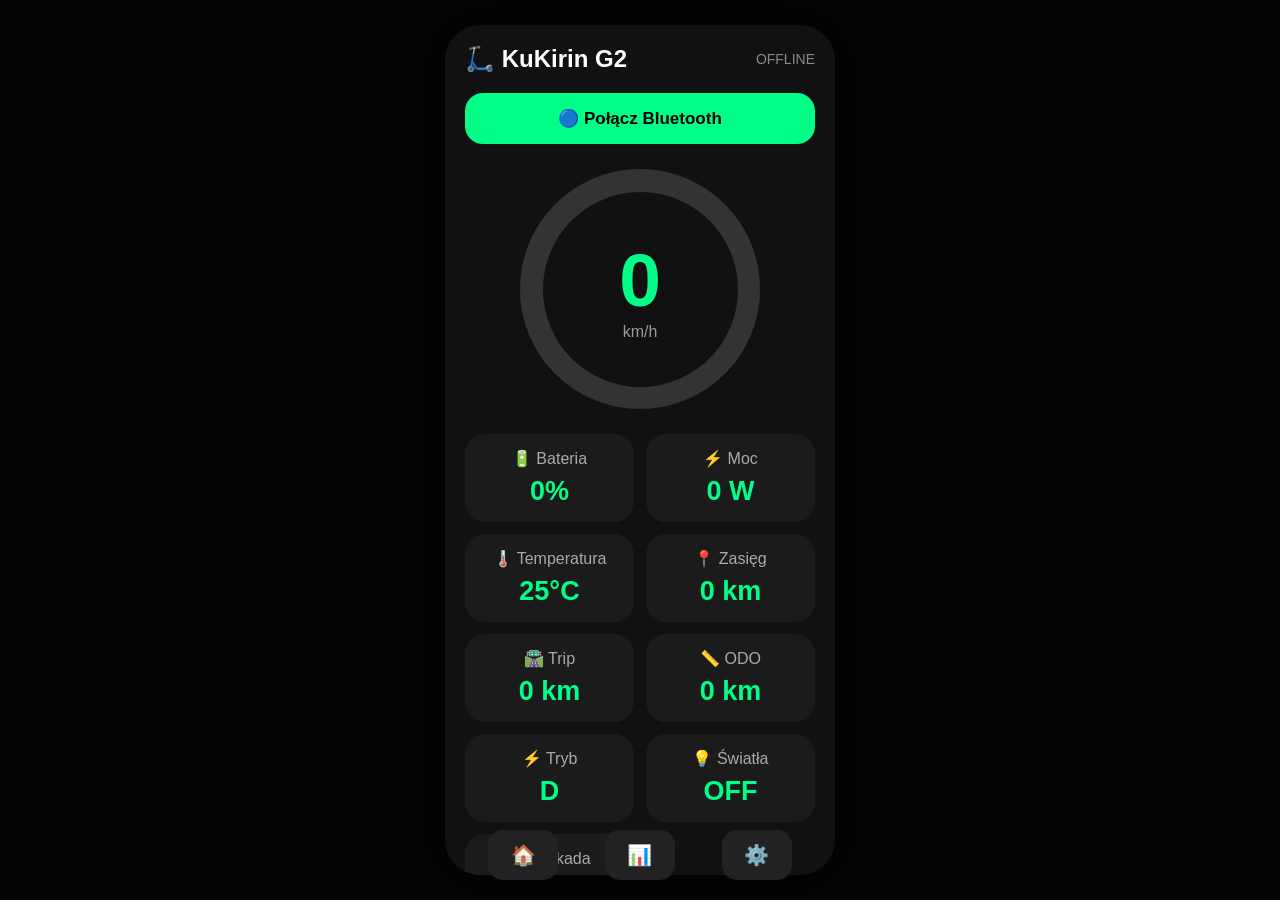
<file: index.html>
<html>
<head>
<title>MyTitle</title>
</head>

<body>

<!DOCTYPE html>
<html lang="pl">
<head>

<meta charset="UTF-8">
<meta name="viewport" content="width=device-width, initial-scale=1.0">

<title>KuKirin G2 Smart Dashboard</title>

<style>

:root{
    --main:#00ff88;
    --bg:#050505;
    --card:#111;
    --text:#fff;
}


*{
    box-sizing:border-box;
    font-family:Arial, sans-serif;
}


body{

    margin:0;
    height:100vh;

    background:var(--bg);
    color:var(--text);

    display:flex;
    justify-content:center;
    align-items:center;

}



.app{

    width:390px;
    height:850px;

    background:var(--card);

    border-radius:35px;

    padding:20px;

    overflow:hidden;

    box-shadow:
    0 0 50px #000;

}




.header{

    display:flex;
    justify-content:space-between;
    align-items:center;

}


.title{

    font-size:24px;
    font-weight:bold;

}


.bt{

    color:#888;
    font-size:14px;

}




.connect{

    width:100%;

    margin-top:20px;

    padding:15px;

    border:0;

    border-radius:18px;

    background:var(--main);

    font-weight:bold;

    font-size:17px;

}




.speedArea{

    margin-top:25px;

    text-align:center;

}




.speedCircle{

    width:240px;
    height:240px;

    margin:auto;

    border-radius:50%;

    background:
    conic-gradient(
    var(--main) 0deg,
    #333 0deg
    );


    display:flex;
    justify-content:center;
    align-items:center;

}




.speedInside{

    width:195px;
    height:195px;

    border-radius:50%;

    background:var(--card);

    display:flex;

    flex-direction:column;

    justify-content:center;

    align-items:center;

}




#speed{

    font-size:75px;

    font-weight:bold;

    color:var(--main);

}



.small{

    color:#999;

}




.grid{

    margin-top:25px;

    display:grid;

    grid-template-columns:1fr 1fr;

    gap:12px;

}




.box{

    background:#1b1b1b;

    padding:15px;

    border-radius:20px;

    text-align:center;

}



.label{

    color:#aaa;

}



.value{

    margin-top:8px;

    font-size:27px;

    color:var(--main);

    font-weight:bold;

}





.menu{

    position:absolute;

    bottom:20px;

    width:350px;

    display:flex;

    justify-content:space-around;

}



.menu button{

    width:70px;

    height:50px;

    border:0;

    border-radius:15px;

    background:#222;

    color:white;

    font-size:20px;

}




.settings{

    display:none;

    position:absolute;

    top:50%;

    left:50%;

    transform:translate(-50%,-50%);

    width:320px;

    padding:25px;

    background:#181818;

    border-radius:25px;

    box-shadow:0 0 50px black;

}



.settings button{

    margin:5px;

    padding:12px;

    border:0;

    border-radius:15px;

}


.lock{

    color:#ff3355 !important;

}


</style>
</head>


<body>


<div class="app">


<div class="header">

<div class="title">
🛴 KuKirin G2
</div>

<div class="bt" id="btStatus">
OFFLINE
</div>

</div>



<button class="connect" onclick="connectBluetooth()">
🔵 Połącz Bluetooth
</button>




<div class="speedArea">


<div class="speedCircle" id="batteryCircle">


<div class="speedInside">

<div id="speed">
0
</div>

<div class="small">
km/h
</div>

</div>


</div>


</div>





<div class="grid">


<div class="box">

<div class="label">
🔋 Bateria
</div>

<div class="value" id="battery">
0%
</div>

</div>



<div class="box">

<div class="label">
⚡ Moc
</div>

<div class="value" id="power">
0 W
</div>

</div>



<div class="box">

<div class="label">
🌡️ Temperatura
</div>

<div class="value" id="temp">
25°C
</div>

</div>



<div class="box">

<div class="label">
📍 Zasięg
</div>

<div class="value" id="range">
0 km
</div>

</div>



<div class="box">

<div class="label">
🛣️ Trip
</div>

<div class="value" id="trip">
0 km
</div>

</div>



<div class="box">

<div class="label">
📏 ODO
</div>

<div class="value" id="odo">
0 km
</div>

</div>



<div class="box">

<div class="label">
⚡ Tryb
</div>

<div class="value" id="mode">
D
</div>

</div>



<div class="box">

<div class="label">
💡 Światła
</div>

<div class="value" id="lights">
OFF
</div>

</div>



<div class="box">

<div class="label">
🔒 Blokada
</div>

<div class="value" id="lock">
OFF
</div>


<button onclick="toggleLock()">
Zmień
</button>

</div>



</div>





<div class="menu">


<button onclick="showHome()">
🏠
</button>


<button onclick="showStats()">
📊
</button>


<button onclick="openSettings()">
⚙️
</button>


</div>






<div class="settings" id="settings">


<h2>
⚙️ Ustawienia
</h2>


<p>
Motyw
</p>


<button onclick="setTheme('dark')">
🌙
</button>


<button onclick="setTheme('light')">
☀️
</button>



<p>
Kolor
</p>


<button onclick="setColor('#00ff88')">
🟢
</button>


<button onclick="setColor('#00aaff')">
🔵
</button>


<button onclick="setColor('#ff3355')">
🔴
</button>


<button onclick="setColor('#aa55ff')">
🟣
</button>



<br><br>


<button onclick="closeSettings()">
❌ Zamknij
</button>


</div>


<script>


let locked = false;
let device = null;



// =======================
// BLUETOOTH
// =======================

async function connectBluetooth(){

try{

if(!navigator.bluetooth){

alert("Brak obsługi Bluetooth");
return;

}


// wyszukiwanie różnych wersji G2

device = await navigator.bluetooth.requestDevice({

filters:[

{
namePrefix:"KuKirin"
},

{
namePrefix:"G2"
},

{
namePrefix:"KUGOO"
}

],


acceptAllDevices:true,


optionalServices:[

"battery_service"

]

});



document.getElementById("btStatus").innerHTML =
"Łączenie: " + device.name;



const server =
await device.gatt.connect();



document.getElementById("btStatus").innerHTML =
"Połączono: " + device.name;



// pobranie wszystkich usług

const services =
await server.getPrimaryServices();



console.log("Znalezione usługi:");



for(let service of services){

console.log(
"Service UUID:",
service.uuid
);



const chars =
await service.getCharacteristics();



for(let c of chars){

console.log(
"Characteristic:",
c.uuid,
"Read:",
c.properties.read,
"Notify:",
c.properties.notify
);

}

}



}

catch(error){

console.log(error);

document.getElementById("btStatus").innerHTML =
"Błąd połączenia";

}


}


// TESTOWE DANE
// tutaj później podpina się prawdziwy protokół KuKirin


updateBattery(82);

updateSpeed(28);

document.getElementById("power").innerHTML="450 W";

document.getElementById("temp").innerHTML="32°C";

document.getElementById("range").innerHTML="35 km";

document.getElementById("trip").innerHTML="4.5 km";

document.getElementById("odo").innerHTML="235 km";

document.getElementById("mode").innerHTML="SPORT";

document.getElementById("lights").innerHTML="ON";



}

catch(error){

document.getElementById("btStatus").innerHTML=
"ERROR";


console.log(error);


}


}




// =======================
// BATERIA
// =======================


function updateBattery(percent){


document.getElementById("battery").innerHTML=
percent+"%";


document.getElementById("batteryCircle").style.background=

`conic-gradient(
var(--main) ${percent*3.6}deg,
#333 ${percent*3.6}deg
)`;


}




// =======================
// PRĘDKOŚĆ
// =======================


function updateSpeed(value){


if(locked){

document.getElementById("speed").innerHTML=
"🔒";

return;

}


document.getElementById("speed").innerHTML=value;


}





// =======================
// BLOKADA
// =======================


function toggleLock(){


locked=!locked;



let lock=document.getElementById("lock");



if(locked){


lock.innerHTML="ON 🔒";

lock.classList.add("lock");


document.getElementById("speed").innerHTML="🔒";



// miejsce na prawdziwą komendę Bluetooth
// sendLockCommand(true)



}


else{


lock.innerHTML="OFF 🔓";

lock.classList.remove("lock");


updateSpeed(0);


// sendLockCommand(false)


}



}





// =======================
// USTAWIENIA UI
// =======================


function openSettings(){

document.getElementById("settings")
.style.display="block";

}



function closeSettings(){

document.getElementById("settings")
.style.display="none";

}





function setColor(color){


document.documentElement
.style.setProperty("--main",color);


localStorage.setItem(
"color",
color
);


}




function setTheme(theme){


if(theme=="light"){


document.documentElement
.style.setProperty("--bg","#dddddd");


document.documentElement
.style.setProperty("--card","#ffffff");


document.documentElement
.style.setProperty("--text","#111");


}

else{


document.documentElement
.style.setProperty("--bg","#050505");


document.documentElement
.style.setProperty("--card","#111");


document.documentElement
.style.setProperty("--text","#fff");


}



localStorage.setItem(
"theme",
theme
);


}





// =======================
// MENU
// =======================


function showHome(){

alert("Ekran główny");

}



function showStats(){

alert(
"Statystyki jazdy\n\nTrip i ODO są gotowe pod dane Bluetooth"
);

}




// =======================
// WCZYTYWANIE USTAWIEŃ
// =======================


window.onload=function(){


let color=
localStorage.getItem("color");


if(color){

setColor(color);

}



};




</script>


</div>

</body>
</html>
</file>
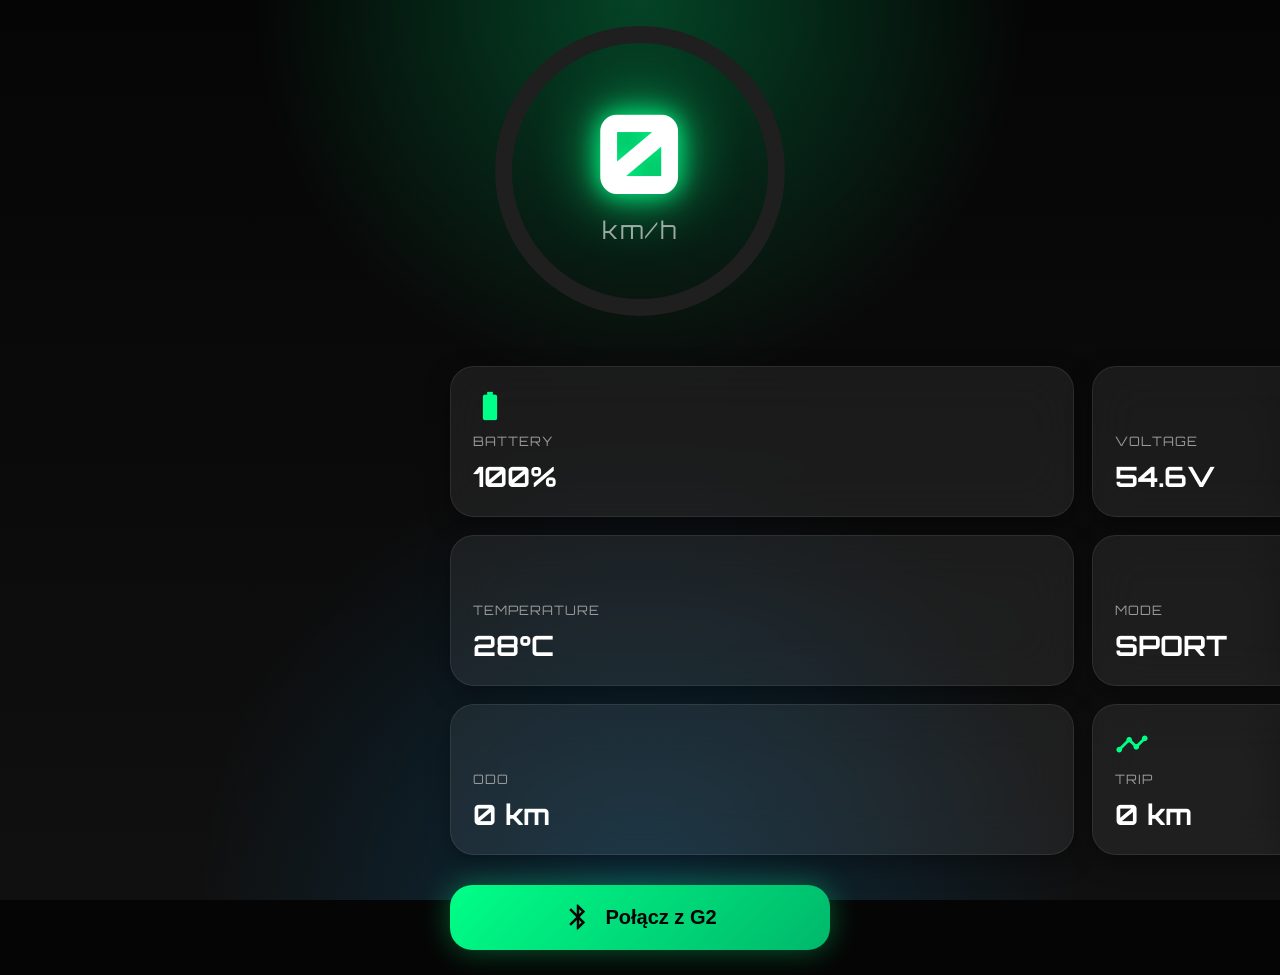
<file: Nowy folder (2)/index.html>
<html>
<head>
<title>MyTitle</title>
</head>

<body>

<!DOCTYPE html>
<html lang="pl">

<head>

<meta charset="UTF-8">
<meta name="viewport" content="width=device-width,initial-scale=1">

<title>KuKirin G2</title>

<link rel="stylesheet" href="style.css">

<link href="https://fonts.googleapis.com/css2?family=Orbitron:wght@500;700;900&display=swap" rel="stylesheet">

<link href="https://fonts.googleapis.com/icon?family=Material+Icons" rel="stylesheet">

</head>

<body>

<div class="bg"></div>

<div class="phone">

<header>

<div class="title">

KuKirin G2

</div>

<div id="bleStatus">

<div class="bleDot"></div>

<span>Disconnected</span>

</div>

</header>

<div class="speedCard">

<div class="ring">

<svg viewBox="0 0 340 340">

<circle

class="ringBg"

cx="170"

cy="170"

r="145"

/>

<circle

id="ring"

class="ringValue"

cx="170"

cy="170"

r="145"

/>

</svg>

<div class="center">

<div id="speed">

0

</div>

<div class="unit">

km/h

</div>

</div>

</div>

</div>

<div class="stats">

<div class="box">

<span class="material-icons">

battery_full

</span>

<div class="label">

Battery

</div>

<div id="battery">

100%

</div>

</div>

<div class="box">

<span class="material-icons">

bolt

</span>

<div class="label">

Voltage

</div>

<div id="voltage">

54.6V

</div>

</div>

<div class="box">

<span class="material-icons">

device_thermostat

</span>

<div class="label">

Temperature

</div>

<div id="temp">

28°C

</div>

</div>

<div class="box">

<span class="material-icons">

sports_motorsports

</span>

<div class="label">

Mode

</div>

<div id="mode">

SPORT

</div>

</div>

<div class="box">

<span class="material-icons">

route

</span>

<div class="label">

ODO

</div>

<div id="odo">

0 km

</div>

</div>

<div class="box">

<span class="material-icons">

timeline

</span>

<div class="label">

Trip

</div>

<div id="trip">

0 km

</div>

</div>

</div>

<div class="bottom">

<button id="connect">

<span class="material-icons">

bluetooth

</span>

Połącz z G2

</button>

</div>

</div>

<script src="script.js"></script>

</body>

</html>
</file>
<file: Nowy folder (2)/style.css>
*{
    margin:0;
    padding:0;
    box-sizing:border-box;
}

html,body{
    width:100%;
    height:100%;
}

body{

    font-family:'Orbitron',sans-serif;

    background:#050505;

    color:white;

    overflow-x:hidden;

    display:flex;

    justify-content:center;

    align-items:center;

}

.bg{

    position:fixed;

    inset:0;

    background:
    radial-gradient(circle at top,#00ff8840 0%,transparent 35%),
    radial-gradient(circle at bottom,#00a2ff30 0%,transparent 40%),
    linear-gradient(180deg,#050505,#101010);

    z-index:-2;

}

.phone{

    width:100%;
    max-width:430px;
    min-height:100vh;

    padding:25px;

}

header{

display:flex;

justify-content:space-between;

align-items:center;

margin-bottom:25px;

}

.title{

font-size:28px;

font-weight:700;

letter-spacing:1px;

color:white;

}

#bleStatus{

display:flex;

align-items:center;

gap:8px;

padding:8px 14px;

background:rgba(255,255,255,.06);

backdrop-filter:blur(20px);

border-radius:50px;

border:1px solid rgba(255,255,255,.08);

font-size:13px;

}

.bleDot{

width:12px;

height:12px;

border-radius:50%;

background:#ff3b30;

box-shadow:0 0 12px #ff3b30;

transition:.3s;

}

.connected{

background:#00ff88;

box-shadow:0 0 18px #00ff88;

}

.speedCard{

display:flex;

justify-content:center;

margin-top:15px;

margin-bottom:35px;

}

.ring{

position:relative;

width:320px;

height:320px;

}

.ring svg{

width:320px;

height:320px;

transform:rotate(-90deg);

}

.ringBg{

fill:none;

stroke:#1f1f1f;

stroke-width:18;

}

.ringValue{

fill:none;

stroke:url(#grad);

stroke:#00ff88;

stroke-width:18;

stroke-linecap:round;

stroke-dasharray:911;

stroke-dashoffset:911;

filter:drop-shadow(0 0 20px #00ff88);

transition:.4s;

}

.center{

position:absolute;

left:50%;

top:50%;

transform:translate(-50%,-50%);

text-align:center;

}

#speed{

font-size:110px;

font-weight:900;

line-height:1;

color:white;

text-shadow:

0 0 25px #00ff88,

0 0 60px #00ff88;

}

.unit{

font-size:24px;

opacity:.6;

margin-top:8px;

letter-spacing:2px;

}

.stats{

display:grid;

grid-template-columns:1fr 1fr;

gap:18px;

margin-top:10px;

}

.box{

background:rgba(255,255,255,.07);

backdrop-filter:blur(25px);

-webkit-backdrop-filter:blur(25px);

border:1px solid rgba(255,255,255,.08);

border-radius:24px;

padding:22px;

transition:.25s;

box-shadow:

0 8px 25px rgba(0,0,0,.35);

}

.box:hover{

transform:translateY(-4px);

border:1px solid rgba(0,255,136,.45);

box-shadow:

0 0 30px rgba(0,255,136,.18);

}

.box .material-icons{

font-size:34px;

color:#00ff88;

margin-bottom:10px;

}

.label{

font-size:13px;

color:#999;

margin-bottom:10px;

letter-spacing:1px;

text-transform:uppercase;

}

.box div:last-child{

font-size:28px;

font-weight:700;

color:white;

}

.bottom{

margin-top:30px;

}

button{

width:100%;

height:65px;

border:none;

border-radius:22px;

font-size:20px;

font-weight:700;

cursor:pointer;

display:flex;

justify-content:center;

align-items:center;

gap:12px;

background:linear-gradient(135deg,#00ff88,#00b86b);

color:#000;

box-shadow:

0 0 30px rgba(0,255,136,.35);

transition:.25s;

}

button:hover{

transform:translateY(-3px);

box-shadow:

0 0 40px rgba(0,255,136,.55);

}

button:active{

transform:scale(.98);

}

button .material-icons{

font-size:30px;

}

@media(max-width:430px){

.phone{

padding:18px;

}

.ring{

width:270px;

height:270px;

margin:auto;

}

.ring svg{

width:270px;

height:270px;

}

#speed{

font-size:82px;

}

.stats{

gap:12px;

}

.box{

padding:18px;

}

.box div:last-child{

font-size:22px;

}

}
</file>
